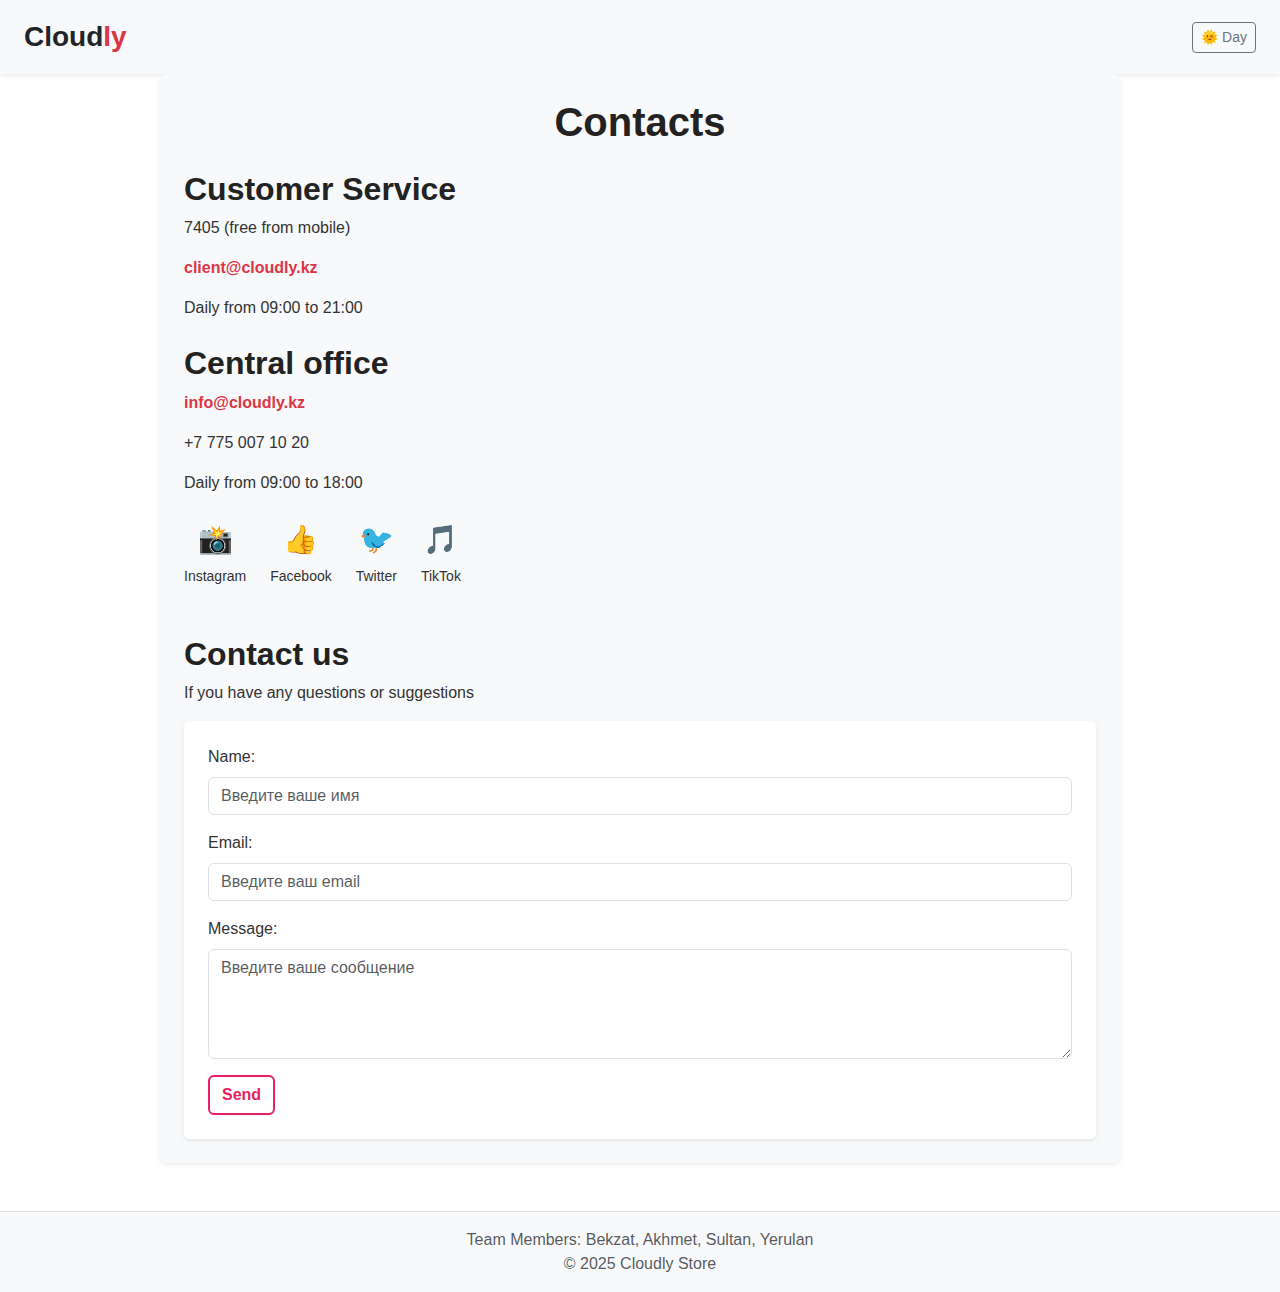
<file: contacts.html>
<!DOCTYPE html>
<html lang="ru">
<head>
  <meta charset="UTF-8" />
  <meta name="viewport" content="width=device-width, initial-scale=1.0"/>
  <title>Cloudly – Контакты</title>

  <link href="https://cdn.jsdelivr.net/npm/bootstrap@5.3.3/dist/css/bootstrap.min.css" rel="stylesheet">
  <link rel="stylesheet" href="contact.css">
</head>
<body>
<header class="d-flex align-items-center justify-content-between px-4 py-3 bg-light shadow-sm">
  <a href="index.html" class="logo text-decoration-none fs-3 fw-bold text-dark">
    Cloud<span class="text-danger">ly</span>
  </a>
    <button id="themeToggle" class="btn btn-outline-secondary btn-sm"></button>
</header>
<main class="content col-lg-9 col-md-8 mx-auto ">
      <div class="contact-box bg-light p-4 rounded shadow-sm">
        <h1 class="mb-4" id="cont">Contacts</h1>

        <section class="contact-section mb-4">
          <h2>Customer Service</h2>
          <p>7405 (free from mobile)</p>
          <p class="highlight text-danger fw-semibold">client@cloudly.kz</p>
          <p>Daily from 09:00 to 21:00</p>
        </section>

        <section class="contact-section mb-4">
          <h2>Central office</h2>
          <p class="highlight text-danger fw-semibold">info@cloudly.kz</p>
          <p>+7 775 007 10 20</p>
          <p>Daily from 09:00 to 18:00</p>
        </section>

        <div class="social-icons d-flex flex-wrap justify-content-start gap-4 mb-5">
          <div class="icon text-center">
            <span class="fs-3">📸</span><p>Instagram</p>
          </div>
          <div class="icon text-center">
            <span class="fs-3">👍</span><p>Facebook</p>
          </div>
          <div class="icon text-center">
            <span class="fs-3">🐦</span><p>Twitter</p>
          </div>
          <div class="icon text-center">
            <span class="fs-3">🎵</span><p>TikTok</p>
          </div>
        </div>

        <section class="contact-section">
          <h2>Contact us</h2>
          <p>If you have any questions or suggestions</p>

          <form action="#" method="post" class="bg-white p-4 rounded shadow-sm">
            <div class="mb-3">
              <label for="name" class="form-label">Name:</label>
              <input type="text" id="name" name="name" class="form-control" placeholder="Введите ваше имя" >
            </div>

            <div class="mb-3">
              <label class="form-label">Email:</label>
              <input type="text" id="email" name="email" class="form-control" placeholder="Введите ваш email">
            </div>

            <div class="mb-3">
              <label for="message" class="form-label">Message:</label>
              <textarea id="message" name="message" class="form-control" rows="4" placeholder="Введите ваше сообщение" ></textarea>
            </div>

            <button type="submit" class="btn btn-outline-danger">Send</button>
          </form>
        </section>
      </div>
    </main>


<script src="https://ajax.googleapis.com/ajax/libs/jquery/3.7.1/jquery.min.js"></script>
<script src="contacts.js"></script>
<script src="DarkMode.js"></script>
<footer class="bg-light text-center py-3 mt-5">
  <p class="mb-0 text-muted">Team Members: Bekzat, Akhmet, Sultan, Yerulan</p>
  <p class="mb-0 text-muted">© 2025 Cloudly Store</p>
</footer>
</body>
</html>
</file>
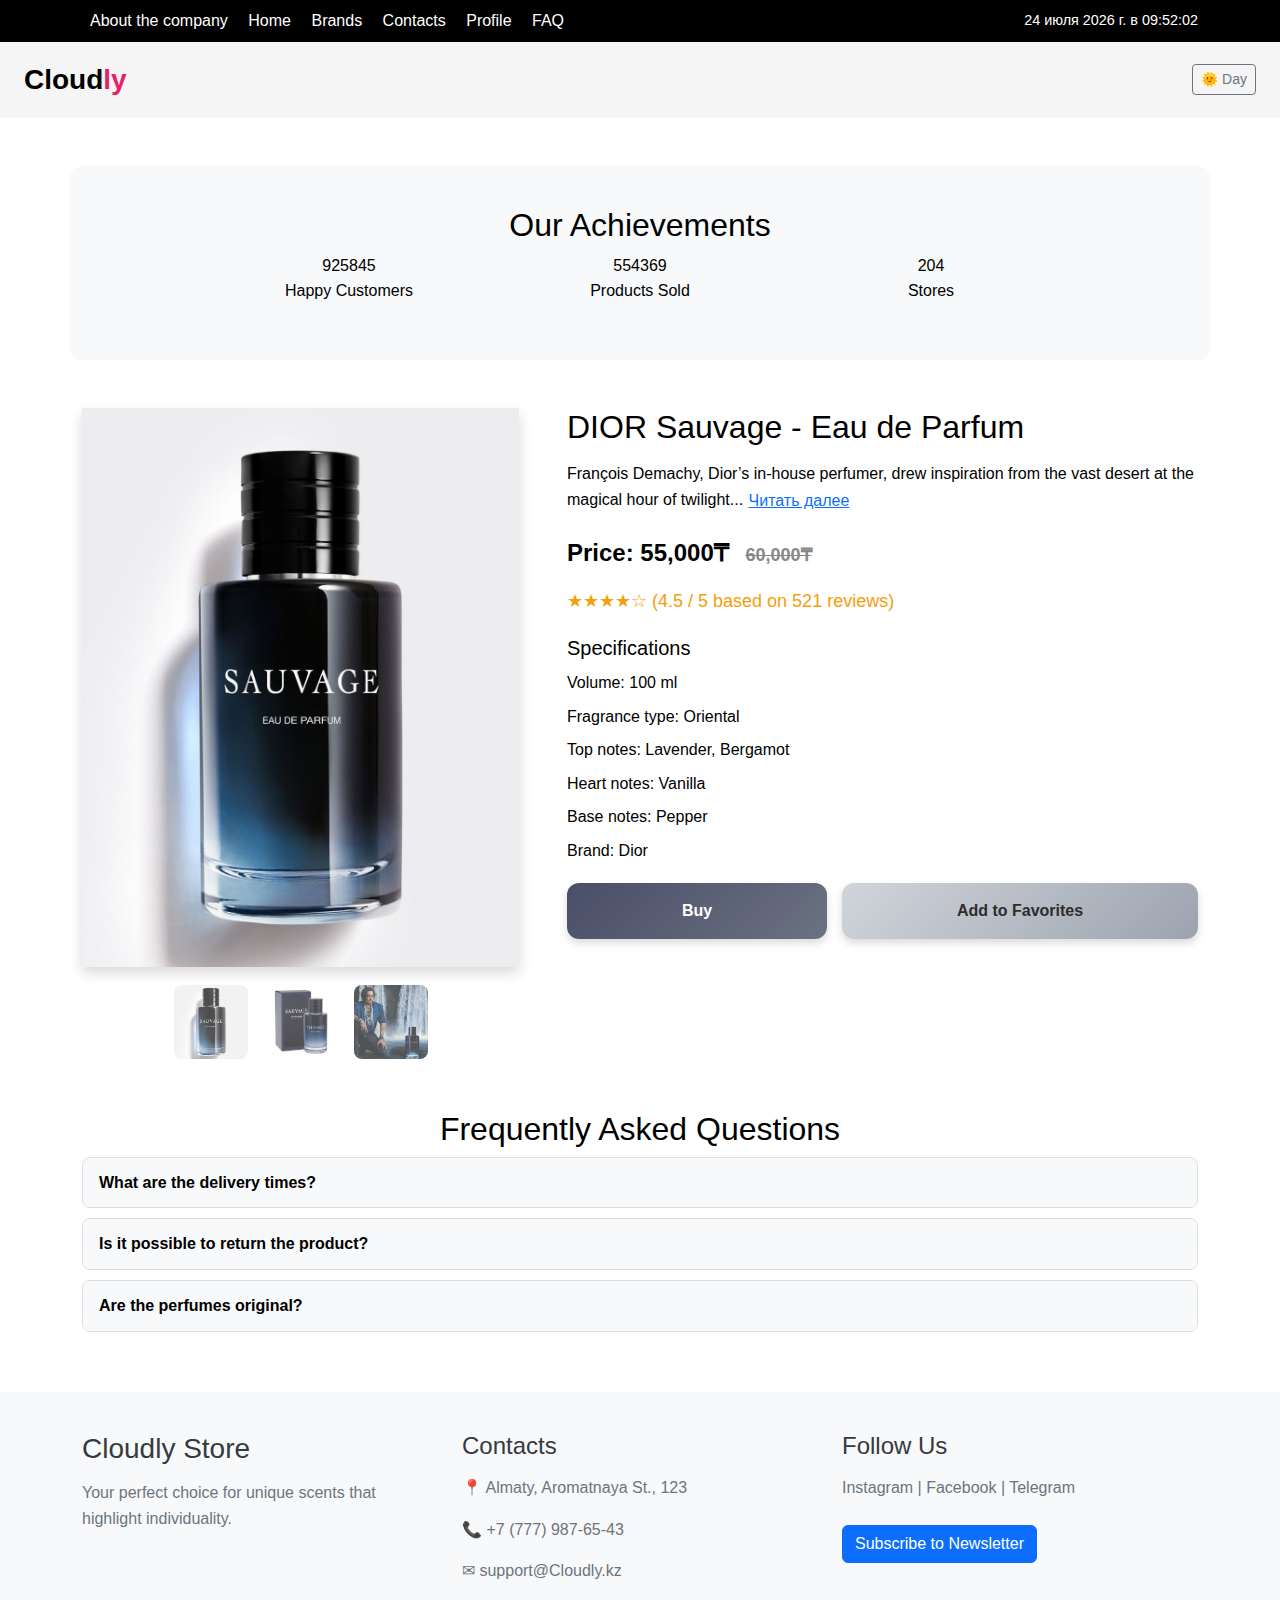
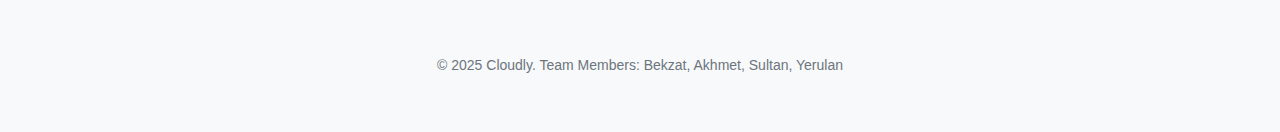
<file: DiorSauvage.html>
<!DOCTYPE html>
<html lang="en">
<head>
    <meta charset="utf-8">
    <meta name="viewport" content="width=device-width, initial-scale=1">
    <title>Cloudly - DIOR Sauvage</title>
    <link href="https://cdn.jsdelivr.net/npm/bootstrap@5.3.3/dist/css/bootstrap.min.css"
    rel="stylesheet"
    integrity="sha384-QWTKZyjpPEjISv5WaRU9OFeRpok6YctnYmDr5pNlyT2bRjXh0JMhjY6hW+ALEwIH"
    crossorigin="anonymous">
    <link rel="stylesheet" href="for.css">
</head>
<body>

<main>
    <div class="top-bar">
        <div class="container d-flex justify-content-between align-items-center">
            <div>
                <a href="#"
                   class="text-white mx-2 text-decoration-none"
                   onclick="alert('Cloudly Perfume Boutique — a store of authentic niche & designer fragrances. Original products, gift sets, discounts. Open daily 10:00–20:00.');">
                    About the company
                </a>
                <a href="index.html" class="text-white mx-2 text-decoration-none">Home</a>
                <a href="brands.html" class="text-white mx-2 text-decoration-none">Brands</a>
                <a href="contacts.html" class="text-white mx-2 text-decoration-none">Contacts</a>
                <a href="Profile.html" class="text-white mx-2 text-decoration-none">Profile</a>
                <a href="#faq-section" class="text-white mx-2 text-decoration-none" id="faq-sectio">FAQ</a>
            </div>
            <div id="datetime-container"></div>
        </div>
    </div>

    <header class="header container-fluid d-flex align-items-center justify-content-between py-3 px-4">
        <div class="logo"><a href="index.html" class="logoa">Cloud<span>ly</span></a></div>
        <button id="themeToggle" class="btn btn-outline-secondary btn-sm"></button>
    </header>

    <section class="stats-section container my-5 text-center">
        <h2>Our Achievements</h2>
        <div class="row justify-content-center">
            <div class="col-md-3">
                <div class="stat-number" data-goal="2500000">0</div>
                <p>Happy Customers</p>
            </div>
            <div class="col-md-3">
                <div class="stat-number" data-goal="1500000">0</div>
                <p>Products Sold</p>
            </div>
            <div class="col-md-3">
                <div class="stat-number" data-goal="550">0</div>
                <p>Stores</p>
            </div>
        </div>
    </section>


    <section class="product container my-5">
        <div class="row g-5">
            <div class="col-lg-5 col-md-6">
                <div class="product-image">
                    <div class="slider">
                        <input type="radio" name="slide" id="slide1" checked>
                        <input type="radio" name="slide" id="slide2">
                        <input type="radio" name="slide" id="slide3">
                        <input type="radio" id="slide4" name="slide">
                        <div class="slides">
                            <img src="img/Dior1.jpg" alt="Dior Sauvage" class="slide1">
                            <img src="img/Dior2.jpg" alt="Dior Sauvage" class="slide2">
                            <img src="img/Dior.jpg" alt="Dior Sauvage" class="slide3">
                        </div>
                    </div>
                    <div class="thumbnails">
                        <label for="slide1" class="thumb1"><img src="img/Dior1.jpg" alt="Thumbnail 1"></label>
                        <label for="slide2" class="thumb2"><img src="img/Dior2.jpg" alt="Thumbnail 2"></label>
                        <label for="slide3" class="thumb3"><img src="img/Dior.jpg" alt="Thumbnail 3"></label>
                    </div>
                </div>
            </div>

            <div class="col-lg-7 col-md-6">
                <div class="product-info">
                    <h1 class="product-title">DIOR Sauvage - Eau de Parfum</h1>

                    <p class="description">
                        <span id="product-desc-short">
                            François Demachy, Dior’s in-house perfumer, drew inspiration from the vast desert at the magical hour of twilight...
                        </span>
                        <span id="product-desc-more" style="display: none;">
                            François Demachy, Dior’s in-house perfumer, drew inspiration from the vast desert at the magical hour of twilight. The "magic hour" provides the perfect backdrop for this fragrance, blending the coolness of the night with the warm, burning air of the desert.
                        </span>
                        <button id="read-more-btn" class="btn btn-link p-0" type="button">Читать далее</button>
                    </p>
                    <p class="price">Price: 55,000₸ <span class="original">60,000₸</span></p>
                    <div class="rating">
                        ★★★★☆ <span>(4.5 / 5 based on 521 reviews)</span>
                    </div>
                    <div class="details">
                        <h3>Specifications</h3>
                        <ul>
                            <li>Volume: 100 ml</li>
                            <li>Fragrance type: Oriental</li>
                            <li>Top notes: Lavender, Bergamot</li>
                            <li>Heart notes: Vanilla</li>
                            <li>Base notes: Pepper</li>
                            <li>Brand: Dior</li>
                        </ul>
                    </div>
                    <div class="actions">
                        <button class="buy-button" type="button">Buy</button>
                        <button class="secondary-button" type="button"  onclick="alert('Add to Favorites');">Add to Favorites</button>
                    </div>
                </div>
            </div>
        </div>
    </section>

    <section id="faq-section" class="faq container my-5">
        <h2 class="text-center">Frequently Asked Questions</h2>

        <div class="accordion" id="faq-accordion-container">
        </div>
    </section>

</main>

<footer class="site-footer">
    <div class="container">
        <div class="row footer-content">
            <div class="col-md-4 text-center text-md-start mb-4">
                <h3>Cloudly Store</h3>
                <p>Your perfect choice for unique scents that highlight individuality.</p>
            </div>
            <div class="col-md-4 text-center text-md-start mb-4">
                <h4>Contacts</h4>
                <p>📍 Almaty, Aromatnaya St., 123</p>
                <p>📞 +7 (777) 987-65-43</p>
                <p>✉ support@Cloudly.kz</p>
            </div>
            <div class="col-md-4 text-center text-md-start mb-4">
                <h4>Follow Us</h4>
                <p><a href="#">Instagram</a> | <a href="#">Facebook</a> | <a href="#">Telegram</a></p>
                <button id="open-popup-btn" class="btn btn-primary mt-2">Subscribe to Newsletter</button>
            </div>
        </div>
        <p class="copyright">© 2025 Cloudly. Team Members: Bekzat, Akhmet, Sultan, Yerulan</p>
    </div>
</footer>

<div id="popup-form-container" class="popup">
    <div class="popup-content">
        <span id="close-popup-btn" class="close-btn">&times;</span>
        <h2>Subscribe</h2>
        <p>Get the latest news and special offers directly in your inbox.</p>
        <form id="subscription-form" novalidate>
            <div class="form-group">
                <label for="email">Email:</label>
                <input type="email" id="email" name="email" class="form-control" placeholder="example@email.com" required>
                <small class="error-message" id="email-error"></small>
            </div>
            <button type="submit" class="btn btn-success w-100 mt-3">Subscribe</button>
        </form>
    </div>
</div>

<script src="https://ajax.googleapis.com/ajax/libs/jquery/3.7.1/jquery.min.js"></script>
<script src="https://cdn.jsdelivr.net/npm/bootstrap@5.3.3/dist/js/bootstrap.bundle.min.js"></script>
<script src="DiorAPI.js"></script>
<script src="DarkMode.js"></script>
<script src="script.js"></script>
</body>
</html>
</file>
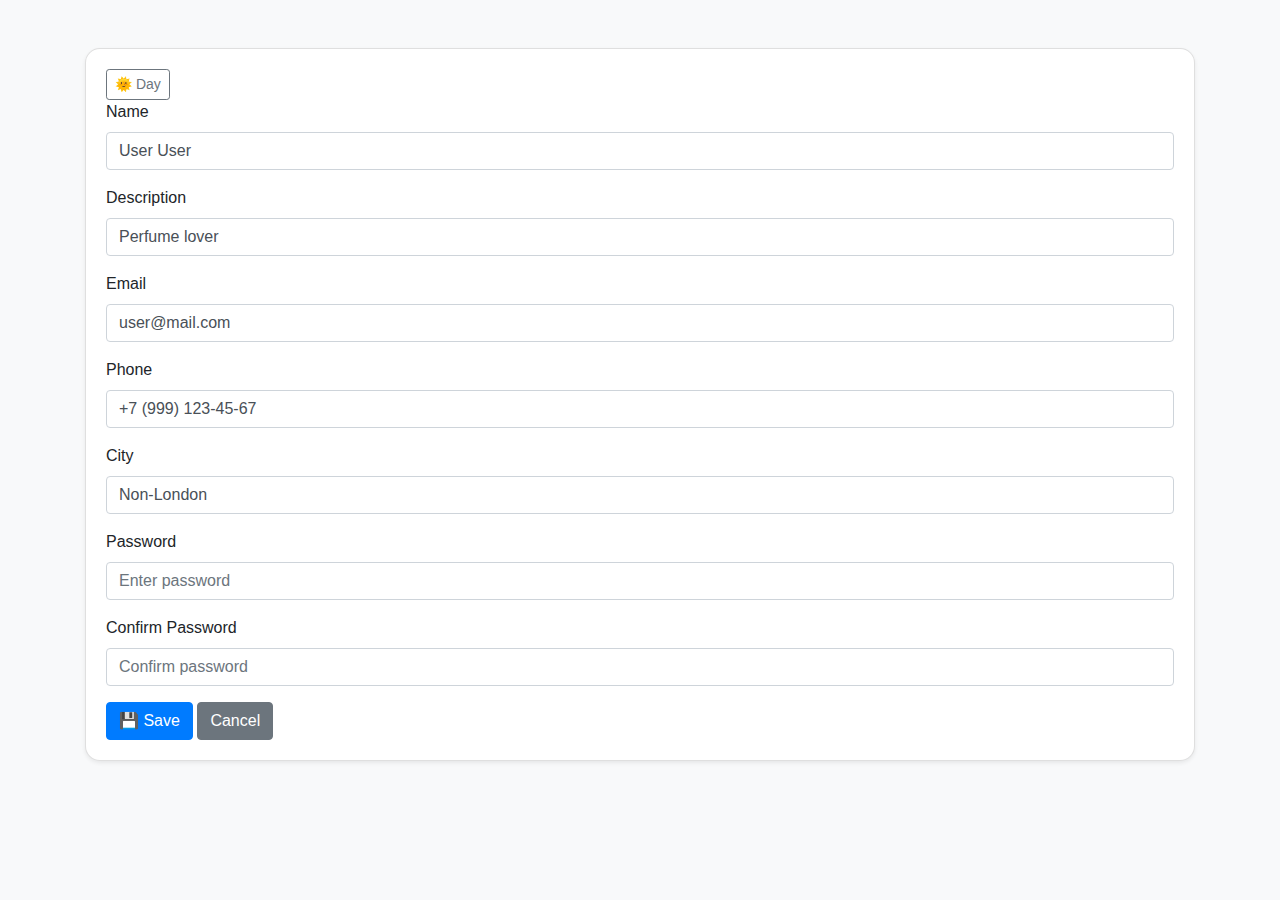
<file: edit_Profile.html>
<!DOCTYPE html>
<html lang="ru">
<head>
    <meta charset="UTF-8" />
    <meta name="viewport" content="width=device-width, initial-scale=1.0" />
    <title>Edit profile | PerfumeShop</title>
    <link rel="stylesheet" href="https://cdn.jsdelivr.net/npm/bootstrap@4.5.3/dist/css/bootstrap.min.css" />
    <script src="https://ajax.googleapis.com/ajax/libs/jquery/3.7.1/jquery.min.js"></script>
    <link rel="stylesheet" href="edit_Profile.css" />
</head>
<body>
<div class="container mt-5">
    <div class="card shadow-sm">
        <div class="card-body">
            <button id="themeToggle" class="btn btn-outline-secondary btn-sm"></button>
            <form id="editForm" action="Profile.html" method="get" onsubmit="return validateForm()">
                <div class="form-group">
                    <label for="name">Name</label>
                    <input type="text" id="name" class="form-control" value="User User" required />
                </div>

                <div class="form-group">
                    <label for="bio">Description</label>
                    <input type="text" id="bio" class="form-control" value="Perfume lover" />
                </div>

                <div class="form-group">
                    <label for="email">Email</label>
                    <input type="email" id="email" class="form-control" value="user@mail.com" required />
                </div>

                <div class="form-group">
                    <label for="phone">Phone</label>
                    <input type="text" id="phone" class="form-control" value="+7 (999) 123-45-67" required />
                </div>

                <div class="form-group">
                    <label for="city">City</label>
                    <input type="text" id="city" class="form-control" value="Non-London" required />
                </div>

                <div class="form-group">
                    <label for="password">Password</label>
                    <input type="password" id="password" class="form-control" placeholder="Enter password" required />
                </div>

                <div class="form-group">
                    <label for="confirm">Confirm Password</label>
                    <input type="password" id="confirm" class="form-control" placeholder="Confirm password" required />
                </div>

                <div class="d-flex justify-content-between align-items-center">
                    <div>
                        <button type="submit" class="btn btn-primary">💾 Save</button>
                        <a href="profile.html" class="btn btn-secondary">Cancel</a>
                    </div>
                </div>
            </form>
        </div>
    </div>
</div>

<script src="formValidation.js"></script>
<script src="DarkMode.js"></script>
</body>
</html>
</file>
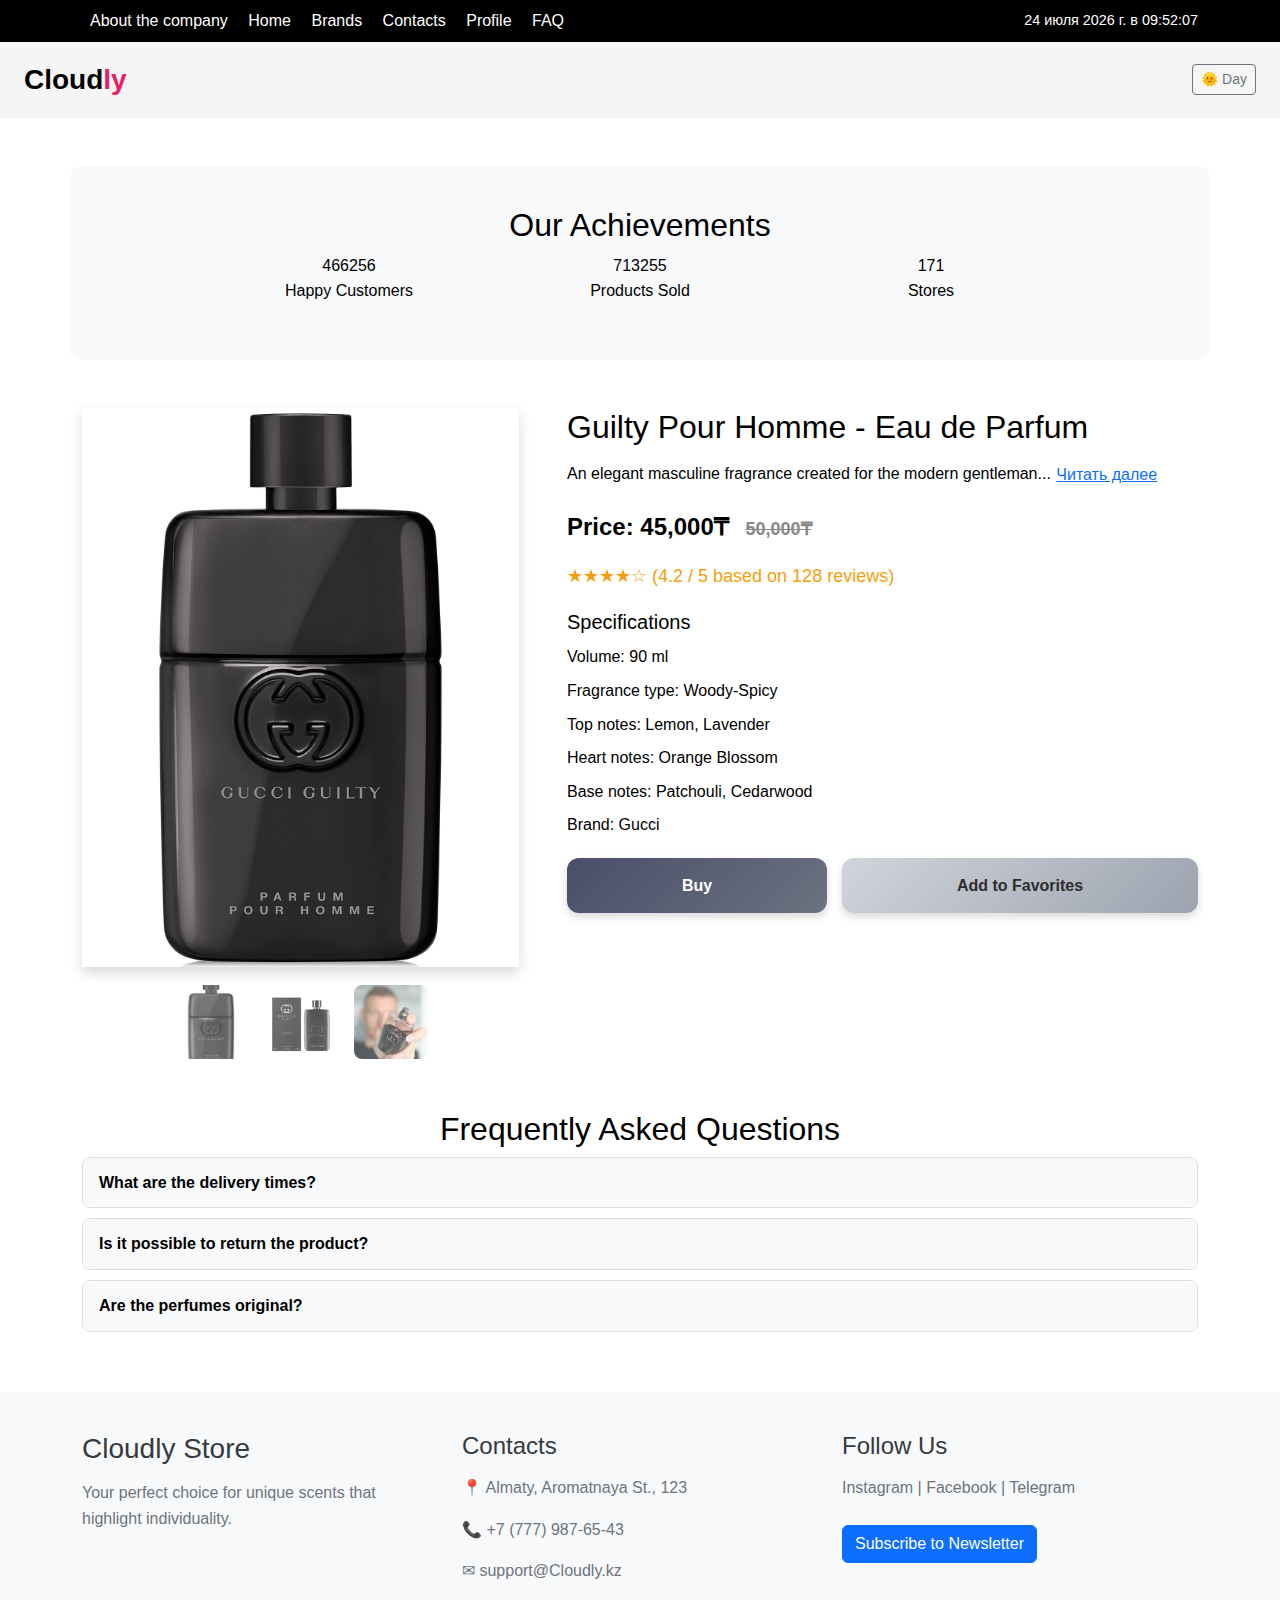
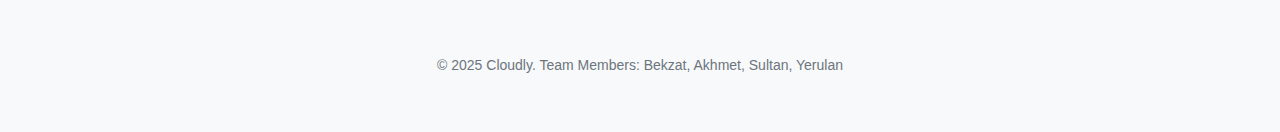
<file: GucciGuilty.html>
<!DOCTYPE html>
<html lang="en">
<head>
    <meta charset="utf-8">
    <meta name="viewport" content="width=device-width, initial-scale=1">
    <title>Cloudly - Gucci Guilty</title>
    <link href="https://cdn.jsdelivr.net/npm/bootstrap@5.3.3/dist/css/bootstrap.min.css" rel="stylesheet" integrity="sha384-QWTKZyjpPEjISv5WaRU9OFeRpok6YctnYmDr5pNlyT2bRjXh0JMhjY6hW+ALEwIH" crossorigin="anonymous">
    <link rel="stylesheet" href="for.css">
</head>
<body>

<main>
    <div class="top-bar">
        <div class="container d-flex justify-content-between align-items-center">
            <div>
                <a href="#"
                   class="text-white mx-2 text-decoration-none"
                   onclick="alert('Cloudly Perfume Boutique — a store of authentic niche & designer fragrances. Original products, gift sets, discounts. Open daily 10:00–20:00.');">
                    About the company
                </a>
                <a href="index.html" class="text-white mx-2 text-decoration-none">Home</a>
                <a href="brands.html" class="text-white mx-2 text-decoration-none">Brands</a>
                <a href="contacts.html" class="text-white mx-2 text-decoration-none">Contacts</a>
                <a href="Profile.html" class="text-white mx-2 text-decoration-none">Profile</a>
                <a href="#faq-section" class="text-white mx-2 text-decoration-none" id="faq-sectio">FAQ</a>
            </div>
            <div id="datetime-container"></div>
        </div>
    </div>

    <header class="header container-fluid d-flex align-items-center justify-content-between py-3 px-4">
        <div class="logo"><a href="index.html" class="logoa">Cloud<span>ly</span></a></div>
        <button id="themeToggle" class="btn btn-outline-secondary btn-sm"></button>
    </header>

    <section class="stats-section container my-5 text-center">
        <h2>Our Achievements</h2>
        <div class="row justify-content-center">
            <div class="col-md-3">
                <div class="stat-number" data-goal="1500000"></div>
                <p>Happy Customers</p>
            </div>
            <div class="col-md-3">
                <div class="stat-number" data-goal="2300000">0</div>
                <p>Products Sold</p>
            </div>
            <div class="col-md-3">
                <div class="stat-number" data-goal="550">0</div>
                <p>Stores</p>
            </div>
        </div>
    </section>

    <section class="product container my-5">
        <div class="row g-5">
            <div class="col-lg-5 col-md-6">
                <div class="product-image">
                    <div class="slider">
                        <input type="radio" name="slide" id="slide1" checked>
                        <input type="radio" name="slide" id="slide2">
                        <input type="radio" name="slide" id="slide3">
                        <input type="radio" name="slide" id="slide4">
                        <div class="slides">
                            <img src="img/Gucci.jpg" alt="Guilty Pour Homme" class="slide1">
                            <img src="img/Gucci1.jpg" alt="Guilty Pour Homme" class="slide2">
                            <img src="img/Gucci2.jpg" alt="Guilty Pour Homme" class="slide3">
                        </div>
                    </div>
                    <div class="thumbnails">
                        <label for="slide1" class="thumb1"><img src="img/Gucci.jpg" alt="Thumbnail 1"></label>
                        <label for="slide2" class="thumb2"><img src="img/Gucci1.jpg" alt="Thumbnail 2"></label>
                        <label for="slide3" class="thumb3"><img src="img/Gucci2.jpg" alt="Thumbnail 3"></label>
                    </div>
                </div>
            </div>

            <div class="col-lg-7 col-md-6">
                <div class="product-info">
                    <h1 class="product-title">Guilty Pour Homme - Eau de Parfum</h1>

                    <p class="description">
                        <span id="product-desc-short">
                            An elegant masculine fragrance created for the modern gentleman...
                        </span>
                        <span id="product-desc-more" style="display: none;">
                            An elegant masculine fragrance created for the modern gentleman. A blend of woody and spicy notes unfolds with bright accords of lemon, lavender, and warm patchouli, making it ideal for daily wear and evening occasions.
                        </span>
                        <button id="read-more-btn" class="btn btn-link p-0" type="button">Читать далее</button>
                    </p>
                    <p class="price">Price: 45,000₸ <span class="original">50,000₸</span></p>
                    <div class="rating">
                        ★★★★☆ <span>(4.2 / 5 based on 128 reviews)</span>
                    </div>
                    <div class="details">
                        <h3>Specifications</h3>
                        <ul>
                            <li>Volume: 90 ml</li>
                            <li>Fragrance type: Woody-Spicy</li>
                            <li>Top notes: Lemon, Lavender</li>
                            <li>Heart notes: Orange Blossom</li>
                            <li>Base notes: Patchouli, Cedarwood</li>
                            <li>Brand: Gucci</li>
                        </ul>
                    </div>
                    <div class="actions">
                        <button class="buy-button" type="button">Buy</button>
                        <button class="secondary-button" type="button"  onclick="alert('Add to Favorites');">Add to Favorites</button>
                    </div>
                </div>
            </div>
        </div>
    </section>

    <section id="faq-section" class="faq container my-5">
        <h2 class="text-center">Frequently Asked Questions</h2>

        <div class="accordion" id="faq-accordion-container">
        </div>
    </section>

</main>

<footer class="site-footer">
    <div class="container">
        <div class="row footer-content">
            <div class="col-md-4 text-center text-md-start mb-4">
                <h3>Cloudly Store</h3>
                <p>Your perfect choice for unique scents that highlight individuality.</p>
            </div>
            <div class="col-md-4 text-center text-md-start mb-4">
                <h4>Contacts</h4>
                <p>📍 Almaty, Aromatnaya St., 123</p>
                <p>📞 +7 (777) 987-65-43</p>
                <p>✉ support@Cloudly.kz</p>
            </div>
            <div class="col-md-4 text-center text-md-start mb-4">
                <h4>Follow Us</h4>
                <p><a href="#">Instagram</a> | <a href="#">Facebook</a> | <a href="#">Telegram</a></p>
                <button id="open-popup-btn" class="btn btn-primary mt-2">Subscribe to Newsletter</button>
            </div>
        </div>
        <p class="copyright">© 2025 Cloudly. Team Members: Bekzat, Akhmet, Sultan, Yerulan</p>
    </div>
</footer>

<div id="popup-form-container" class="popup">
    <div class="popup-content">
        <span id="close-popup-btn" class="close-btn">&times;</span>
        <h2>Subscribe</h2>
        <p>Get the latest news and special offers directly in your inbox.</p>
        <form id="subscription-form" novalidate>
            <div class="form-group">
                <label for="email">Email:</label>
                <input type="email" id="email" name="email" class="form-control" placeholder="example@email.com" required>
                <small class="error-message" id="email-error"></small>
            </div>
            <button type="submit" class="btn btn-success w-100 mt-3">Subscribe</button>
        </form>
    </div>
</div>

<script src="https://cdn.jsdelivr.net/npm/bootstrap@5.3.3/dist/js/bootstrap.bundle.min.js" integrity="sha384-YvpcrYf0tY3lHB60NNkmXc5s9fDVZLESaAA55NDzOxhy9GkcIdslK1eN7N6jIeHz" crossorigin="anonymous"></script>
<script src="DarkMode.js"></script>
<script src="GucciApi.js"></script>
<script src="https://ajax.googleapis.com/ajax/libs/jquery/3.7.1/jquery.min.js"></script>
<script src="script.js"></script>
</body>
</html>
</file>
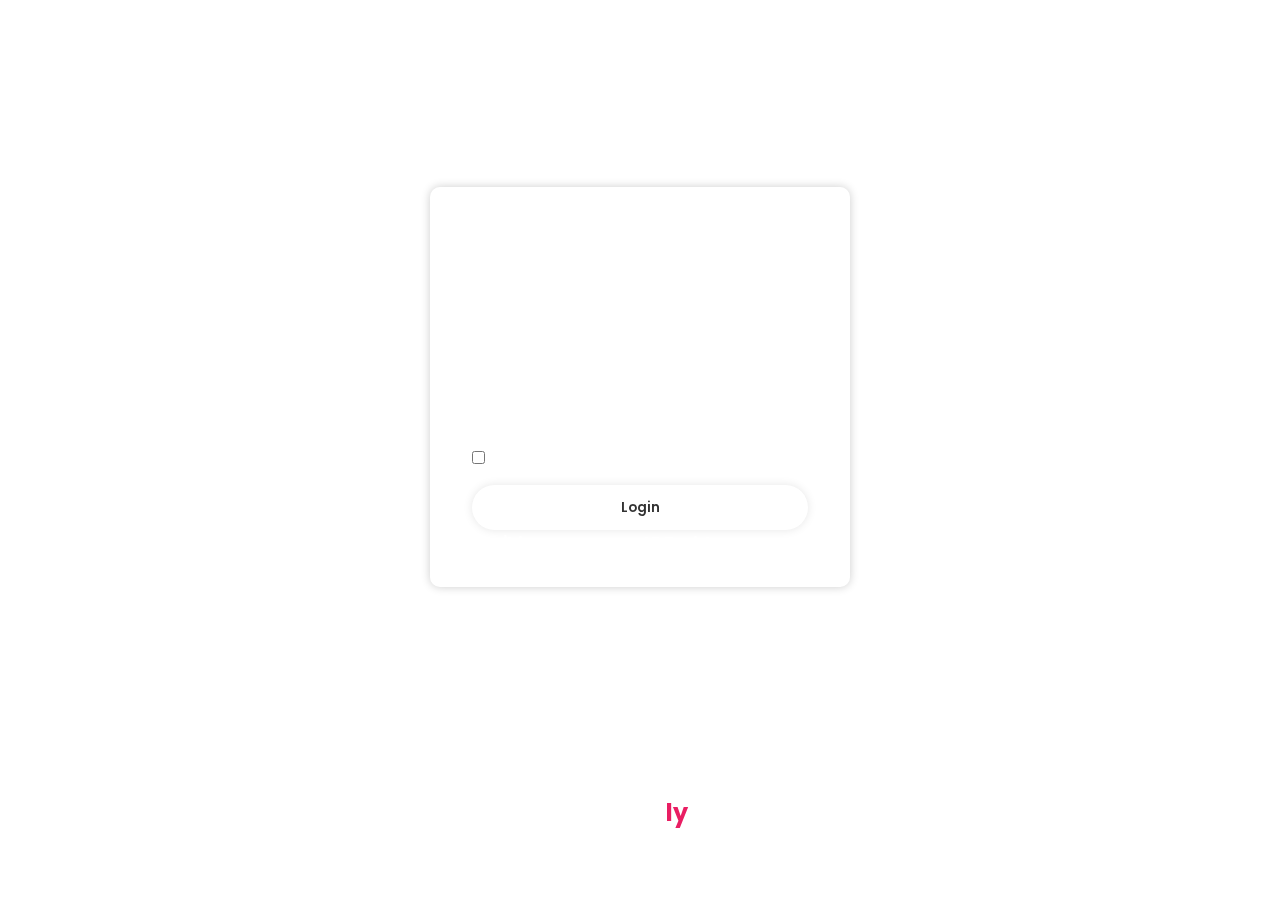
<file: Regist.html>
<!DOCTYPE html>
<html lang="en">
<head>
    <meta charset="UTF-8">
    <meta http-equiv="X-UA-Compatible" content="IE=edge">
    <meta name="viewport" content="width=device-width, initial-scale=1.0">
    <title>Form login and password</title>
    <link href='https://unpkg.com/boxicons@2.1.4/css/boxicons.min.css' rel='stylesheet'>
    <link rel="stylesheet" href="Regist.css">
</head>
<body>
<main>
    <div class="wrapper">
        <!-- Login Form -->
        <form id="loginForm">
            <h1>Login</h1>
            <div class="input-box">
                <input type="text" id="loginUsername" placeholder="Username" required>
                <i class='bx bx-user-circle'></i>
            </div>
            <div class="input-box">
                <input type="password" id="loginPassword" placeholder="Password" required>
                <i class='bx bx-lock-alt'></i>
            </div>
            <div class="remember">
                <label><input type="checkbox">Remember me</label>
            </div>
            <button type="submit" class="btn">Login</button>
            <p>Don't have an account? <span id="showRegister">Register</span></p>
        </form>

        <!-- Register Form -->
        <form id="registerForm" style="display:none;">
            <h1>Register</h1>
            <div class="input-box">
                <input type="text" id="registerUsername" placeholder="Username" required>
                <i class='bx bx-user-circle'></i>
            </div>
            <div class="input-box">
                <input type="password" id="registerPassword" placeholder="Password" required>
                <i class='bx bx-lock-alt'></i>
            </div>
            <button type="submit" class="btn">Register</button>
            <p>Already have an account? <span id="showLogin">Login</span></p>
        </form>
    </div>

</main>

<footer>
    <div class="logo">Cloud<span>ly</span></div>
    <p>© 2025 Cloudly Store</p>
    <p>Team Members: Bekzat, Akhmet, Sultan, Yerulan</p>
</footer>
<script src="Reg.js"></script>
</body>
</html>
</file>
<file: contact.css>
body {
  font-family: Arial, sans-serif;
  background-color: #fff;
  color: #333;
  margin: 0;
}

.logo span {
  color: #e91e63;
}

.sidebar .nav-link:hover {
  color: #e91e63;
}

.contact-box {
  background-color: #f5f5f5;
  border-radius: 10px;
}

h1, h2 {
  font-weight: 600;
  color: #222;
}

.highlight {
  color: #e91e63;
}

.icon span {
  display: block;
  font-size: 24px;
}
.icon p {
  margin: 5px 0 0;
  font-size: 14px;
}

footer {
  border-top: 1px solid #ddd;
  color: #666;
}

@media (max-width: 600px) {
  header {
    justify-content: center;
  }

  .sidebar {
    text-align: center;
    margin-bottom: 20px;
  }

  .contact-box {
    padding: 15px;
  }
}

@media (min-width: 601px) and (max-width: 992px) {
  .contact-box {
    padding: 25px;
  }
}
.toast-message {
  position: fixed;
  bottom: 20px;
  right: 20px;
  background-color: #fff;
  color: #333;
  font-weight: 500;
  padding: 12px 16px;
  border-radius: 10px;
  box-shadow: 0 6px 18px rgba(0,0,0,0.08);
  z-index: 2000;
  transition: opacity 0.4s, transform 0.4s;
}

.btn-outline-danger {
  position: relative;
  overflow: hidden;
  transition: all 0.2s ease;
  border: 2px solid #e91e63;
  color: #e91e63;
  background: white;
  font-weight: 600;
}
.btn-outline-danger:hover {
  background-color: #ffe6ef;
  box-shadow: 0 6px 18px rgba(233,30,99,0.12);
}
.spinner-border {
  color: #e91e63;
  vertical-align: middle;
  margin-right: 6px;
}


body.dark-theme {
  background-color: #000 !important;
  color: #fff !important;
}

.dark-theme * {
  transition: background-color 0.3s ease, color 0.3s ease, filter 0.3s ease;
}

.dark-theme header,
.dark-theme main,
.dark-theme footer,
.dark-theme section,
.dark-theme .contact-box,
.dark-theme .contact-section {
  background-color: #000 !important;
  color: #fff !important;
}

.dark-theme form,
.dark-theme .bg-white,
.dark-theme .shadow-sm {
  background-color: #000 !important;
  color: #fff !important;
  box-shadow: 0 0 10px rgba(255,255,255,0.05) !important;
  border: 1px solid #222 !important;
}

.dark-theme input,
.dark-theme textarea,
.dark-theme .form-control {
  background-color: #111 !important;
  color: #fff !important;
  border: 1px solid #444 !important;
}

.dark-theme button,
.dark-theme .btn {
  background-color: #111 !important;
  color: #fff !important;
  border: 1px solid #444 !important;
}

.dark-theme button:hover,
.dark-theme .btn:hover {
  background-color: #222 !important;
}

.dark-theme .bg-light {
  background-color: #000 !important;
  color: #fff !important;
}

.dark-theme a {
  color: #9fdcff !important;
}

.dark-theme .icon span {
  filter: brightness(0.8);
}

.dark-theme .icon p {
  color: #fff !important;
}

.dark-theme h1,
.dark-theme h2,
.dark-theme h3,
.dark-theme h4,
.dark-theme h5,
.dark-theme h6 {
  -webkit-text-stroke: 1px #ffffff;
  text-shadow: 0 0 6px #66ccff;
}
.dark-theme footer p {
  color: #bbbbbb !important;
  font-weight: 500;
  letter-spacing: 0.5px;
}
#cont{
    text-align: center;
}
</file>
<file: for.css>
* {
        margin: 0;
        padding: 0;
        box-sizing: border-box;
    }

    body {
        font-family: 'Roboto', Arial, sans-serif;
        background-color: #e8ecef;
        color: #2d2d2d;
        line-height: 1.6;
    }

    .top-bar {
        background: black;
        color: white;
        padding: 8px 0;
    }
    .top-bar a {
        color: white;
        margin: 0 10px;
        text-decoration: none;
        transition: color 0.3s;
    }
    .top-bar a:hover{
        color: #e91e63;
    }

    .header {
        display: flex;
        align-items: center;
        justify-content: space-between;
        background: #f5f5f5;
        padding: 10px 0;
    }
    .logo a {
        color: black;
        text-decoration: none;
        font-size: 28px;
        font-weight: 700;
    }
    .logo span{
        color: #e91e63;
    }
    .icons a {
        color: black;
        text-decoration: none;
        margin-left: 15px;
        font-size: 22px;
        transition: color 0.3s;
    }
    .icons a:hover {
        color: #e91e63;
    }


    .product-image {
        width: 100%;
    }

    .slider {
        position: relative;
        width: 100%;
        padding-top: 128%;
        overflow: hidden;
        box-shadow: 0 6px 12px rgba(0, 0, 0, 0.15);
    }
    .slider input { display: none; }

    .slider .slides {
        position: absolute;
        top: 0;
        left: 0;
        width: 100%;
        height: 100%;
    }

    .slider img {
        width: 100%;
        height: 100%;
        object-fit: cover;
        position: absolute;
        top: 0;
        left: 0;
        opacity: 0;
        transition: opacity 0.5s ease;
    }

    #slide1:checked ~ .slides .slide1,
    #slide2:checked ~ .slides .slide2,
    #slide3:checked ~ .slides .slide3,
     #slide4:checked ~ .slides .slide4{
        opacity: 1;
    }

    .thumbnails {
        display: flex;
        gap: 10px;
        margin-top: 15px;
        justify-content: center;
    }

    .thumbnails label {
        width: 80px;
        height: 80px;
        border: 3px solid transparent;
        border-radius: 8px;
        cursor: pointer;
        opacity: 0.7;
        transition: all 0.3s ease;
    }

    .thumbnails label img {
        width: 100%;
        height: 100%;
        object-fit: cover;
        border-radius: 8px;
    }

    .thumbnails label:hover,
    #slide1:checked ~ .thumbnails .thumb1,
    #slide2:checked ~ .thumbnails .thumb2,
    #slide3:checked ~ .thumbnails .thumb3,
     #slide4:checked ~ .thumbnails .thumb4{
        border-color: #4a4e69;
        opacity: 1;
        transform: scale(1.05);
    }

    .product-title {
        font-size: 32px;
        margin-bottom: 15px;
    }
    .description {
        font-size: 16px;
        margin-bottom: 20px;
    }
    .price {
        font-size: 24px;
        font-weight: 600;
        margin-bottom: 15px;
    }
    .price .original {
        text-decoration: line-through;
        color: #888;
        font-size: 18px;
        margin-left: 10px;
    }
    .rating {
        font-size: 18px;
        color: #f59e0b;
        margin-bottom: 20px;
    }
    .details { margin-bottom: 20px; }
    .details h3 { font-size: 20px; margin-bottom: 10px; }
    .details ul { list-style: none; padding-left: 0; }
    .details ul li { font-size: 16px; margin-bottom: 8px; }

    .actions {
        display: flex;
        flex-wrap: wrap;
        gap: 15px;
        margin-top: 20px;
    }
    .actions button {
        padding: 15px 25px;
        font-size: 16px;
        border: none;
        border-radius: 12px;
        cursor: pointer;
        font-weight: 600;
        transition: all 0.3s ease;
        box-shadow: 0 4px 8px rgba(0, 0, 0, 0.15);
        flex-grow: 1;
    }
    .buy-button {
        background: linear-gradient(135deg, #4a4e69, #6b7280);
        color: #fff;
    }
    .buy-button:hover {
        background: linear-gradient(135deg, #5a5f7d, #7b8290);
        transform: translateY(-2px);
    }
    .secondary-button {
        background: linear-gradient(135deg, #d1d5db, #9ca3af);
        color: #2d2d2d;
    }
    .secondary-button:hover {
        background: linear-gradient(135deg, #e5e7eb, #b9c0cc);
        transform: translateY(-2px);
    }

    .site-footer {
        background: #f8f9fa;
        color: #6c757d;
        padding: 40px 0;
        margin-top: 60px;
    }
    .footer-content h3, .footer-content h4 {
        color: #343a40;
        margin-bottom: 15px;
    }
    .footer-content p, .footer-content a {
        color: #6c757d;
        text-decoration: none;
    }
    .footer-content a:hover {
        color: #007bff;
    }
    .copyright {
        text-align: center;
        margin-top: 30px;
        font-size: 14px;
        color: #6c757d;
    }


    #datetime-container {
        font-size: 0.9rem;
        color: white;
    }

    .accordion-item {
        border-bottom: 1px solid #dee2e6;
    }
    .accordion-header {
        width: 100%;
        background-color: #f8f9fa;
        border: none;
        padding: 1rem;
        text-align: left;
        font-size: 1.1rem;
        font-weight: bold;
        cursor: pointer;
        transition: background-color 0.3s ease;
        position: relative;
    }
    .accordion-header::after {
        content: '+';
        position: absolute;
        right: 1rem;
        font-size: 1.5rem;
        font-weight: bold;
        color: #0d6efd;
    }
    .accordion-header.active::after {
        content: '−';
    }
    .accordion-header:hover {
        background-color: #e9ecef;
    }
    .accordion-content {
        max-height: 0;
        overflow: hidden;
        transition: max-height 0.3s ease-out;
        background-color: white;
    }
    .accordion-content p {
        padding: 1rem;
        margin: 0;
    }

    .popup {
        display: none;
        position: fixed;
        z-index: 1000;
        left: 0;
        top: 0;
        width: 100%;
        height: 100%;
        background-color: rgba(0, 0, 0, 0.5);
        justify-content: center;
        align-items: center;
    }
    .popup.show {
        display: flex;
    }
    .popup-content {
        background-color: #fff;
        padding: 2rem;
        border-radius: 8px;
        width: 90%;
        max-width: 500px;
        position: relative;
        animation: fadeIn 0.3s;
    }
    @keyframes fadeIn {
        from { transform: scale(0.9); opacity: 0; }
        to { transform: scale(1); opacity: 1; }
    }
    .close-btn {
        position: absolute;
        top: 10px;
        right: 20px;
        color: #aaa;
        font-size: 28px;
        font-weight: bold;
        cursor: pointer;
    }
    .close-btn:hover {
        color: #000;
    }
    .popup-content h2 {
        margin-top: 0;
    }
    .popup .form-group {
        margin-bottom: 1rem;
    }

    .error-message {
        color: #dc3545;
        font-size: 0.875em;
        display: none;
    }
    input.is-invalid {
        border-color: #dc3545;
    }

    .stats-section {
        padding: 40px 0;
        background-color: #f8f9fa;
        border-radius: 12px;
    }
    .stat-item h3 {
        font-size: 3rem;
        font-weight: 700;
        color: #e91e63;
    }
    .stat-item p {
        font-size: 1.1rem;
        color: #2d2d2d;
        margin-bottom: 0;
    }

    .spinner {
        display: inline-block;
        width: 1rem;
        height: 1rem;
        vertical-align: text-bottom;
        border: .2em solid currentColor;
        border-right-color: transparent;
        border-radius: 50%;
        animation: spinner-border .75s linear infinite;
        margin-right: 5px;
    }

    @keyframes spinner-border {
        to { transform: rotate(360deg); }
    }

    button:disabled {
        cursor: not-allowed;
        opacity: 0.7;
    }
    .accordion-content {
        display: none;
        padding: 10px;
        border-top: 1px solid #ddd;
    }
    .accordion-header {
        width: 100%;
        text-align: left;
        padding: 12px;
        background-color: #f7f7f7;
        border: none;
        cursor: pointer;
        font-weight: bold;
        transition: background-color 0.3s;
    }
    .accordion-header:hover {
        background-color: #e9ecef;
    }
    .accordion-header.active {
        background-color: #d1ecf1;
    }
    .my-faq-answer { display: none; padding: 10px; border-top: 1px solid #ccc; }
    .my-faq-question { background: #f8f9fa; border: none; width: 100%; text-align: left; font-weight: bold; cursor: pointer; }
    .my-faq-question.active { background: #e0f7fa; }
    /* === FAQ Styles === */
    .my-faq-item {
        margin-bottom: 10px;
        border: 1px solid #ddd;
        border-radius: 8px;
        overflow: hidden;
    }

    .my-faq-question {
        background: #f8f9fa;
        border: none;
        width: 100%;
        text-align: left;
        font-weight: bold;
        cursor: pointer;
        padding: 12px 16px;
        font-size: 1rem;
        transition: background-color 0.3s ease;
    }

    .my-faq-question:hover {
        background-color: #e9ecef;
    }

    .my-faq-question.active {
        background-color: #e0f7fa;
    }

    .my-faq-answer {
        display: none;
        padding: 12px 16px;
        background-color: #ffffff;
        border-top: 1px solid #ddd;
    }
.logo {
  font-size: 24px;
  font-weight: bold;
  color: black;
}
.logo span {
  color: #e91e63;
}
.logo a {
color: black;
  text-decoration: none;
}
body {
  background-color: #ffffff !important;
  color: #000000 !important;
  transition: background-color 0.3s ease, color 0.3s ease;
}

body.dark-theme {
  background-color: #121212 !important;
  color: #f5f5f5 !important;
}

body.dark-theme .logo{
  color: #ffffff !important;
}
body.dark-theme .logoa {
  color: white !important;
}
body.dark-theme .top-bar {
  background-color: #1d1d1d !important;
  color: #fff !important;
}

body.dark-theme header {
  background-color: #1e1e1e !important;
  color: #f5f5f5 !important;
}

body.dark-theme a {
  color: #9fdcff !important;
}

body.dark-theme section,
body.dark-theme .section,
body.dark-theme .stats-section,
body.dark-theme .product,
body.dark-theme .faq {
  background-color: #1e1e1e !important;
  color: #f5f5f5 !important;
}
body.dark-theme .logoa{
color: white;
}

body.dark-theme .container,
body.dark-theme .card {
  background-color: #222 !important;
  color: #f5f5f5 !important;
}

body.dark-theme ul li {
  color: #dcdcdc !important;
}

body.dark-theme button,
body.dark-theme .btn {
  background-color: #333 !important;
  color: #f5f5f5 !important;
  border-color: #555 !important;
}

body.dark-theme button:hover,
body.dark-theme .btn:hover {
  background-color: #444 !important;
}

body.dark-theme footer,
body.dark-theme .site-footer {
  background-color: #1d1d1d !important;
  color: #f5f5f5 !important;
}

body.dark-theme footer a {
  color: #9fdcff !important;
}

body.dark-theme .popup-content {
  background-color: #1f1f1f !important;
  color: #f5f5f5 !important;
  border: 1px solid #555;
}

body.dark-theme input,
body.dark-theme textarea {
  background-color: #2a2a2a !important;
  color: #fff !important;
  border-color: #555 !important;
}

body.dark-theme input::placeholder {
  color: #bbb !important;
}

body.dark-theme .accordion-item,
body.dark-theme .accordion-button {
  background-color: #222 !important;
  color: #f5f5f5 !important;
}

body.dark-theme .my-faq-answer {
    background-color: #1b1b1b !important;
    color: #f5f5f5 !important;
    border: 1px solid #333;
    border-radius: 6px;
    padding: 15px;
}

body.dark-theme .my-faq-answer * {
    color: #e0e0e0 !important;
}

body.dark-theme .my-faq-question {
    background-color: #222 !important;
    color: #fff !important;
    border-color: #444 !important;
}


body.dark-theme .accordion-button:not(.collapsed) {
  background-color: #333 !important;
}
</file>
<file: edit_Profile.css>
body {
  background-color: #f8f9fa;
  font-family: "Segoe UI", sans-serif;
  transition: background-color 0.4s ease, color 0.4s ease;
}

.card {
  border-radius: 15px;
  background-color: #fff;
  transition: background-color 0.4s ease, color 0.4s ease;
}

h3 {
  color: #333;
  font-weight: 600;
}

.btn {
  transition: all 0.3s ease;
}

body.dark-theme {
  background-color: #121212;
  color: #e0e0e0;
}

body.dark-theme .card {
  background-color: #1e1e1e;
  color: #e0e0e0;
  box-shadow: 0 2px 8px rgba(255, 255, 255, 0.05);
}

body.dark-theme .form-control {
  background-color: #2b2b2b;
  border: 1px solid #444;
  color: #fff;
}

body.dark-theme .form-control:focus {
  background-color: #333;
  border-color: #888;
  color: #fff;
}

body.dark-theme label {
  color: #ccc;
}

body.dark-theme .btn-primary {
  background-color: #ff4081;
  border: none;
}

body.dark-theme .btn-secondary {
  background-color: #333;
  color: #fff;
  border: none;
}

body.dark-theme .btn-outline-dark {
  border-color: #aaa;
  color: #e0e0e0;
}

body.dark-theme .btn-outline-dark:hover {
  background-color: #333;
  color: #fff;
}
</file>
<file: Regist.css>
@import url('https://fonts.googleapis.com/css2?family=Poppins:wght@300;400;500;600;700&display=swap');

* {
  margin: 0;
  padding: 0;
  box-sizing: border-box;
  font-family: "Poppins", sans-serif;
}

body {
  display: flex;
  flex-direction: column;
  min-height: 100vh;
  background: url("https://medias.penhaligons.com/cdn-cgi/image/format=auto,width=1920/medias/sys_master/images/h71/hac/10299232354334/White_Label_2025_155_Homepage_Full_Bleed_Content_Block_3840x2092px_Fragrance_Profiling_Desktop/White-Label-2025-155-Homepage-Full-Bleed-Content-Block-3840x2092px-Fragrance-Profiling-Desktop.jpg");
  background-size: cover;
  background-position: center;
}

main {
  flex: 1;
  display: flex;
  justify-content: center;
  align-items: center;
}

.wrapper {
  width: 420px;
  background: transparent;
  border: 2px solid rgba(255, 255, 255, 0.2);
  backdrop-filter: blur(20px);
  box-shadow: 0 0 10px rgba(0, 0, 0, 0.2);
  color: white;
  border-radius: 10px;
  padding: 30px 40px;
}

.wrapper h1 {
  font-size: 36px;
  text-align: center;
}

.wrapper .input-box {
  width: 100%;
  height: 50px;
  margin: 30px 0;
  position: relative;
}

.input-box input {
  width: 100%;
  height: 100%;
  background: transparent;
  border: none;
  outline: none;
  border: 2px solid rgba(255, 255, 255, 0.2);
  border-radius: 40px;
  font-size: 16px;
  padding: 20px 45px 20px 20px;
  color: white;
}

.input-box input::placeholder {
  color: white;
}

.input-box i {
  position: absolute;
  right: 20px;
  top: 50%;
  transform: translateY(-50%);
  font-size: 20px;
}

.wrapper .remember {
  display: flex;
  justify-content: space-between;
  font-size: 14.5px;
  margin: -15px 0 15px;
}

.remember label input {
  accent-color: white;
  margin-right: 3px;
}

.remember a {
  color: white;
  text-decoration: none;
}

.remember a:hover {
  text-decoration: underline;
}

.wrapper .btn {
  width: 100%;
  height: 45px;
  background: white;
  border: none;
  outline: none;
  border-radius: 40px;
  box-shadow: 0 0 10px rgba(0, 0, 0, 0.1);
  cursor: pointer;
  font-weight: 600;
  color: #333;
}

.wrapper .register-link {
  font-size: 14.5px;
  text-align: center;
  margin-top: 20px;
}

.register-link p a {
  color: white;
  text-decoration: none;
  font-weight: 600;
}

.register-link p a:hover {
  text-decoration: underline;
  color: blue;
}

footer {
  background: rgba(255, 255, 255, 0.2);
  backdrop-filter: blur(10px);
  -webkit-backdrop-filter: blur(10px);
  color: white;
  text-align: center;
  padding: 20px;
  border-top: 1px solid rgba(255, 255, 255, 0.3);
}
.logo {
  font-size: 24px;
  font-weight: bold;
}
.logo span {
  color: #e91e63;
}
</file>
